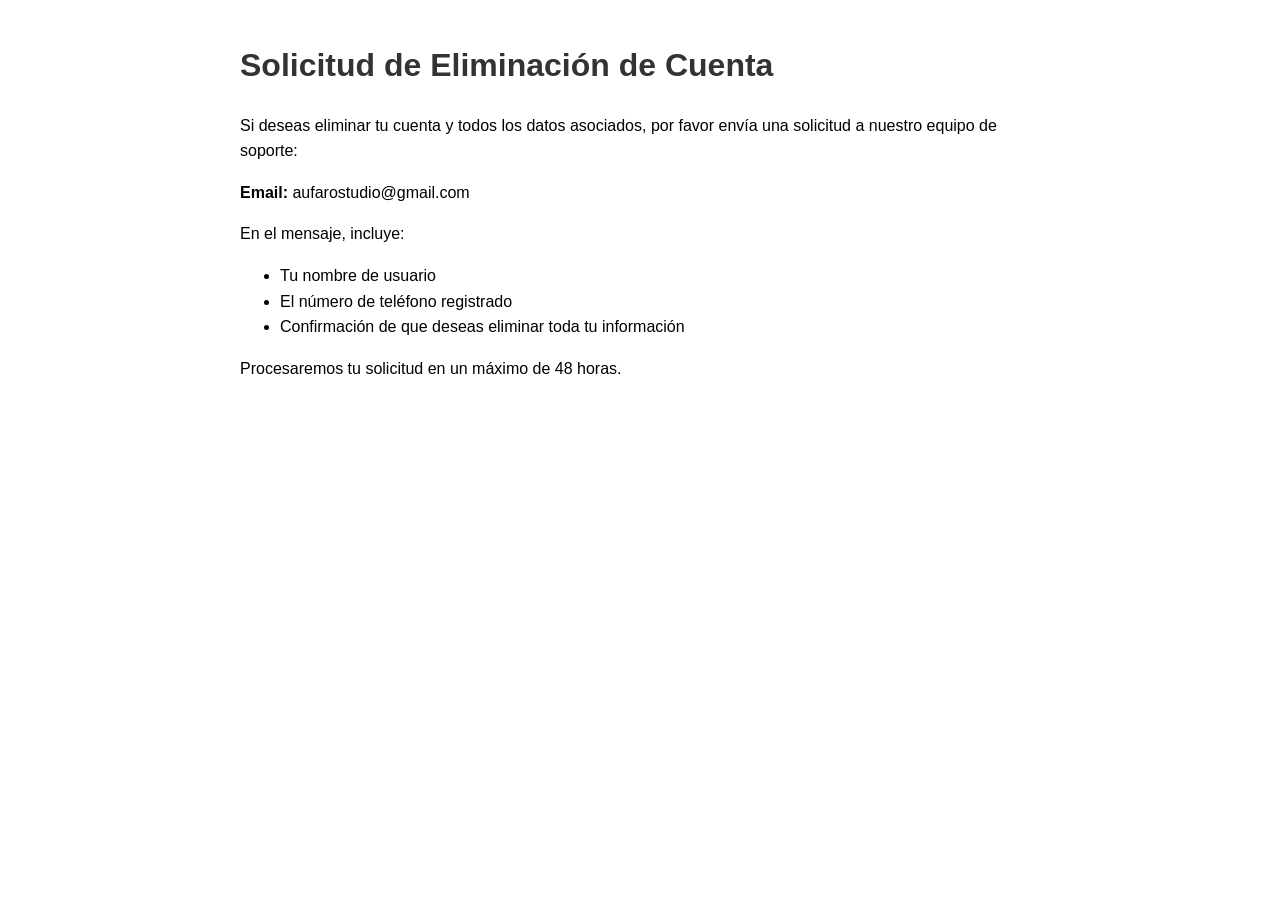
<file: seguridad/delete_account.html>
<!DOCTYPE html>
<html lang="es">
<head>
  <meta charset="UTF-8" />
  <meta name="viewport" content="width=device-width, initial-scale=1.0" />
  <title>Eliminar Cuenta</title>
  <style>
    body { font-family: Arial, sans-serif; max-width: 800px; margin: 40px auto; line-height: 1.6; }
    h1 { color: #333; }
    a { color: #007bff; }
  </style>
</head>
<body>
  <h1>Solicitud de Eliminación de Cuenta</h1>
  <p>
    Si deseas eliminar tu cuenta y todos los datos asociados, por favor envía una solicitud a nuestro equipo de soporte:
  </p>

  <p><strong>Email:</strong> aufarostudio@gmail.com</p>

  <p>
    En el mensaje, incluye:
    <ul>
      <li>Tu nombre de usuario</li>
      <li>El número de teléfono registrado</li>
      <li>Confirmación de que deseas eliminar toda tu información</li>
    </ul>
  </p>

  <p>Procesaremos tu solicitud en un máximo de 48 horas.</p>
</body>
</html>
</file>
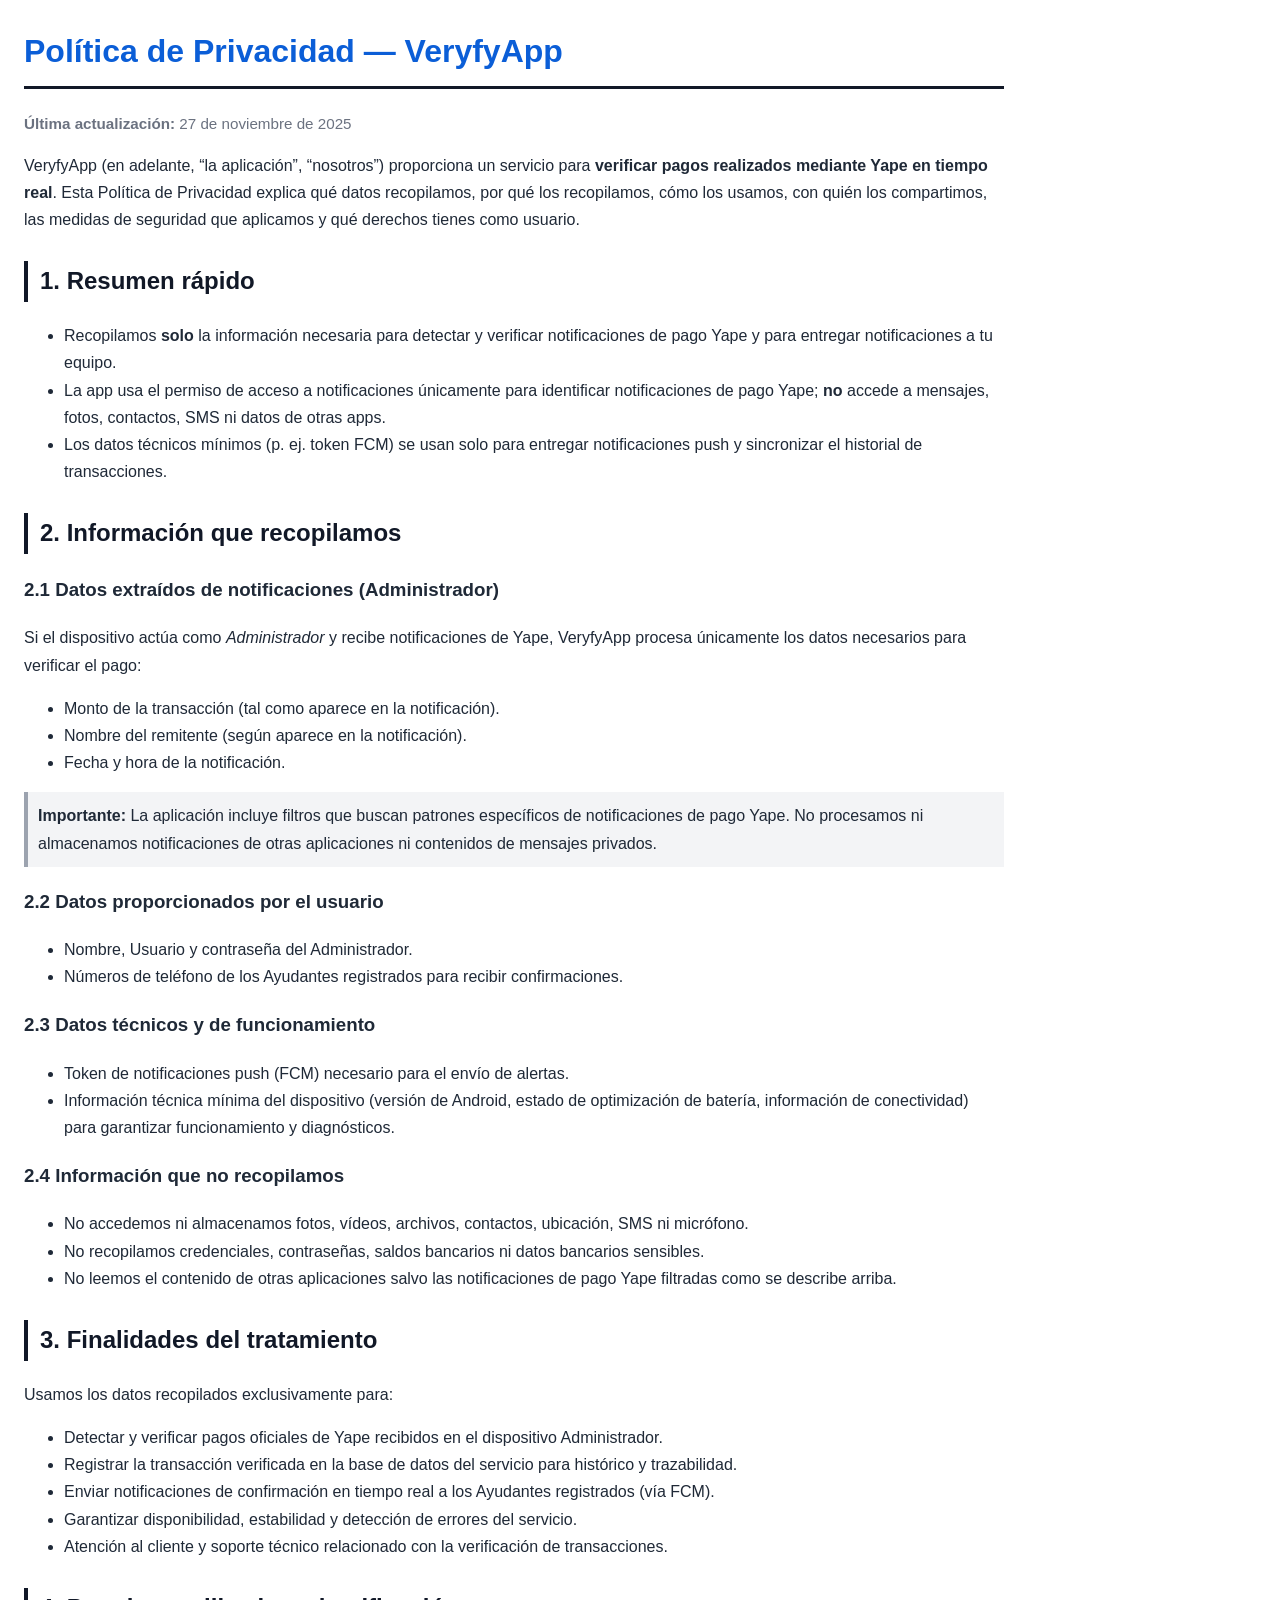
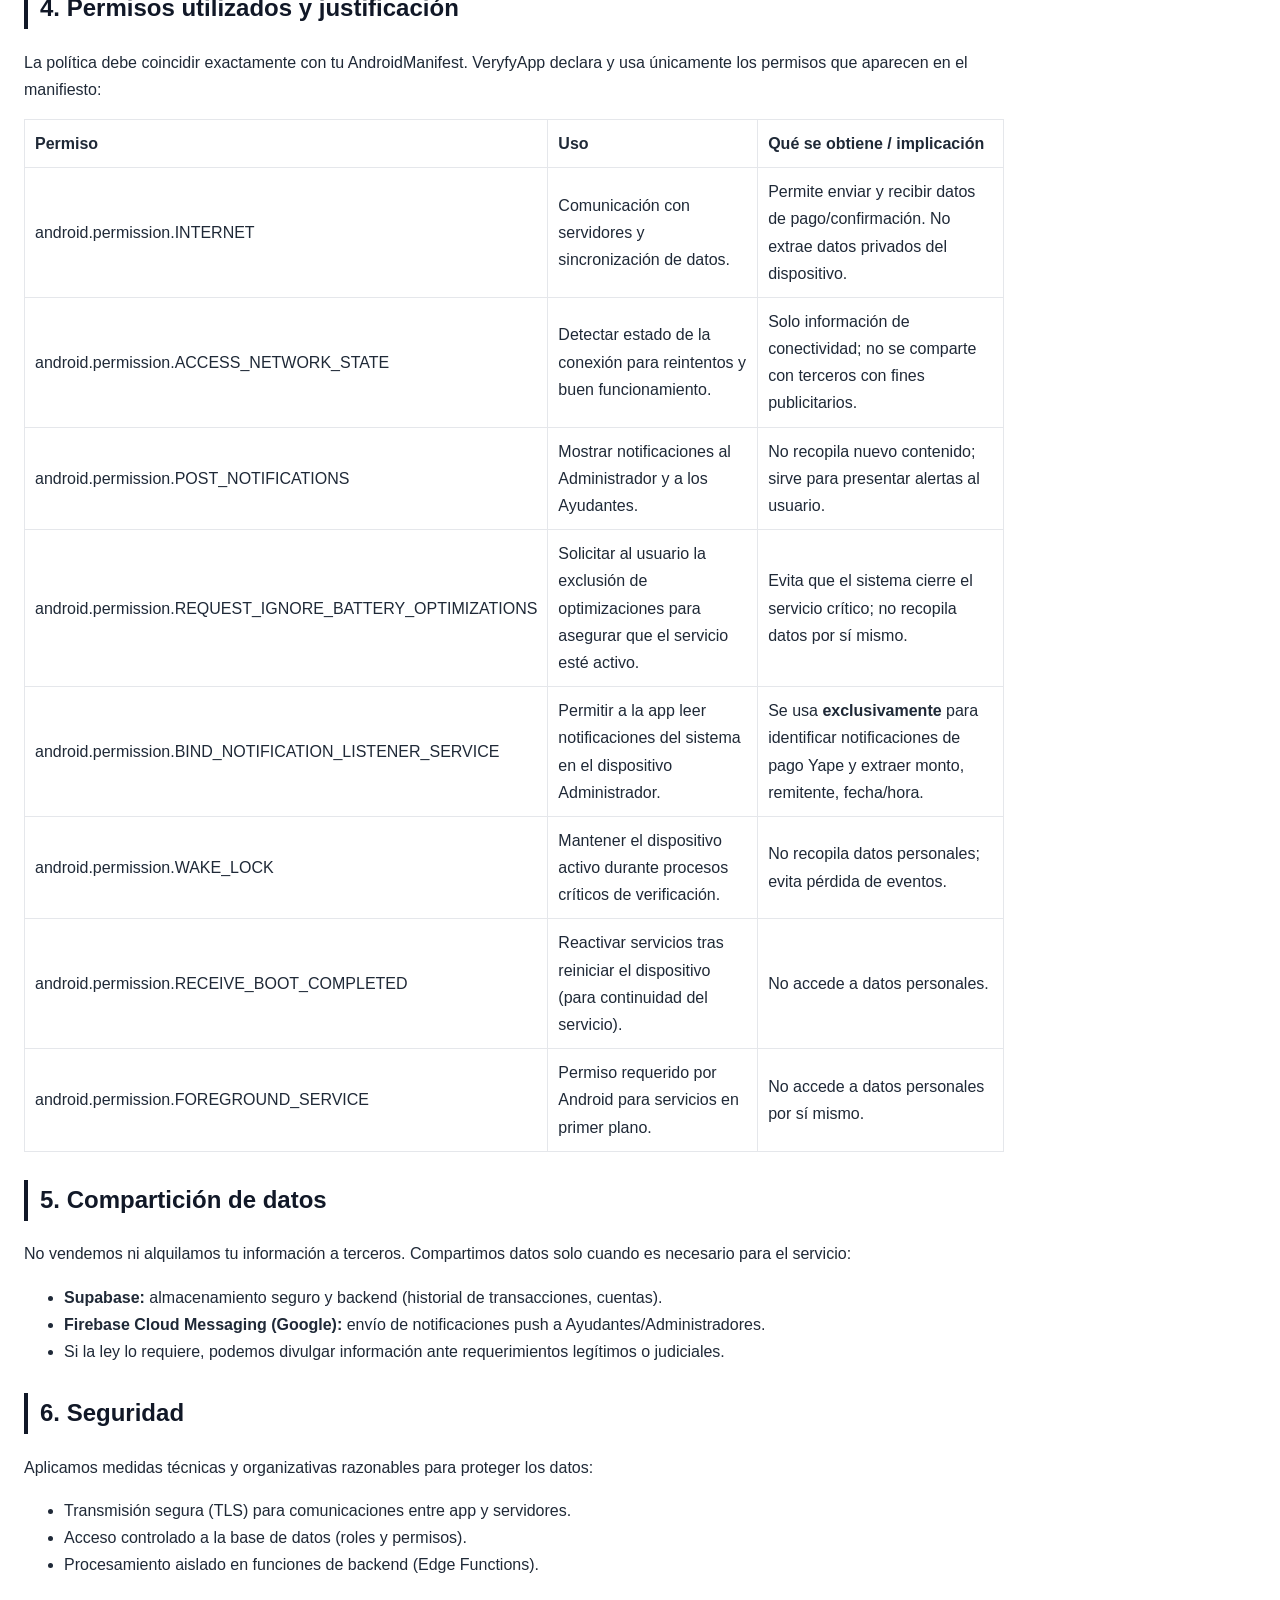
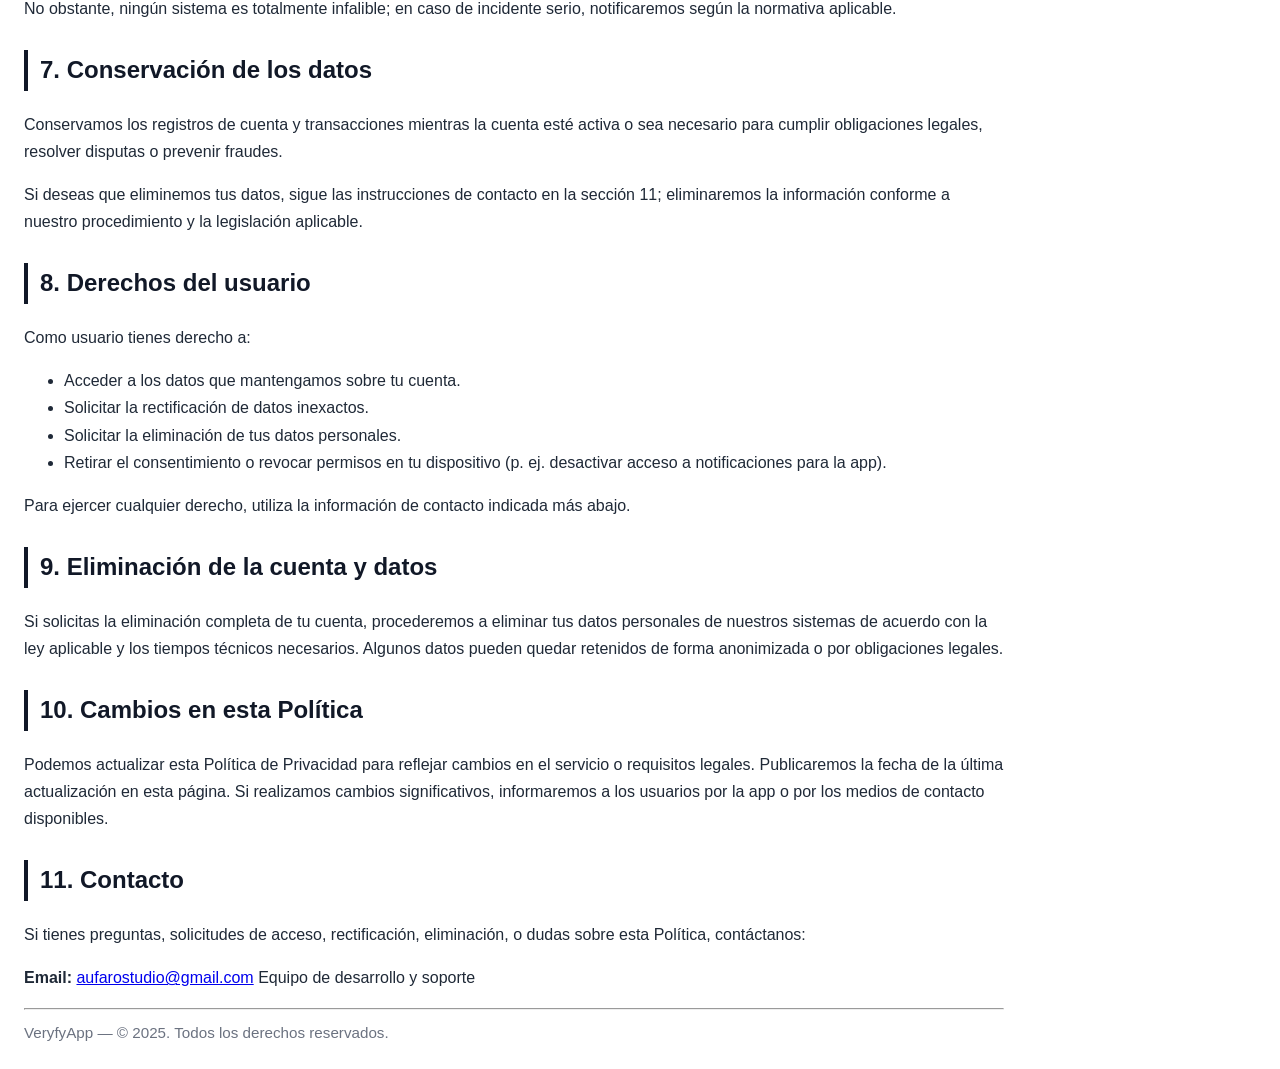
<file: seguridad/politica_de_privacidad.html>
<!DOCTYPE html>
<html lang="es">
<head>
  <meta charset="utf-8" />
  <meta name="viewport" content="width=device-width,initial-scale=1" />
  <title>Política de Privacidad — VeryfyApp</title>
  <style>
    body { font-family: Inter, Arial, sans-serif; color: #1f2937; line-height: 1.7; margin: 24px; max-width: 980px; }
    h1 { color: #0b5ed7; border-bottom: 3px solid #111827; padding-bottom: 8px; }
    h2 { color: #111827; border-left: 4px solid #111827; padding-left: 12px; margin-top: 28px; }
    p, ul, ol { margin-top: 10px; }
    table { width: 100%; border-collapse: collapse; margin-top: 12px; }
    th, td { text-align: left; padding: 10px; border: 1px solid #e5e7eb; }
    .muted { color: #6b7280; font-size: 0.95rem; }
    .note { background:#f3f4f6;padding:10px;border-left:4px solid #9ca3af;margin-top:10px; }
  </style>
</head>
<body>

  <h1>Política de Privacidad — VeryfyApp</h1>
  <p class="muted"><strong>Última actualización:</strong> 27 de noviembre de 2025</p>

  <p>
    VeryfyApp (en adelante, “la aplicación”, “nosotros”) proporciona un servicio para <strong>verificar pagos realizados mediante Yape en tiempo real</strong>. 
    Esta Política de Privacidad explica qué datos recopilamos, por qué los recopilamos, cómo los usamos, con quién los compartimos, las medidas de seguridad que aplicamos
    y qué derechos tienes como usuario.
  </p>

  <h2>1. Resumen rápido</h2>
  <ul>
    <li>Recopilamos <strong>solo</strong> la información necesaria para detectar y verificar notificaciones de pago Yape y para entregar notificaciones a tu equipo.</li>
    <li>La app usa el permiso de acceso a notificaciones únicamente para identificar notificaciones de pago Yape; <strong>no</strong> accede a mensajes, fotos, contactos, SMS ni datos de otras apps.</li>
    <li>Los datos técnicos mínimos (p. ej. token FCM) se usan solo para entregar notificaciones push y sincronizar el historial de transacciones.</li>
  </ul>

  <h2>2. Información que recopilamos</h2>

  <h3>2.1 Datos extraídos de notificaciones (Administrador)</h3>
  <p>
    Si el dispositivo actúa como <em>Administrador</em> y recibe notificaciones de Yape, VeryfyApp procesa únicamente los datos necesarios para verificar el pago:
  </p>
  <ul>
    <li>Monto de la transacción (tal como aparece en la notificación).</li>
    <li>Nombre del remitente (según aparece en la notificación).</li>
    <li>Fecha y hora de la notificación.</li>
  </ul>
  <p class="note"><strong>Importante:</strong> La aplicación incluye filtros que buscan patrones específicos de notificaciones de pago Yape. No procesamos ni almacenamos notificaciones de otras aplicaciones ni contenidos de mensajes privados.</p>

  <h3>2.2 Datos proporcionados por el usuario</h3>
  <ul>
    <li>Nombre, Usuario y contraseña del Administrador.</li>
    <li>Números de teléfono de los Ayudantes registrados para recibir confirmaciones.</li>
  </ul>

  <h3>2.3 Datos técnicos y de funcionamiento</h3>
  <ul>
    <li>Token de notificaciones push (FCM) necesario para el envío de alertas.</li>
    <li>Información técnica mínima del dispositivo (versión de Android, estado de optimización de batería, información de conectividad) para garantizar funcionamiento y diagnósticos.</li>
  </ul>

  <h3>2.4 Información que <strong>no</strong> recopilamos</h3>
  <ul>
    <li>No accedemos ni almacenamos fotos, vídeos, archivos, contactos, ubicación, SMS ni micrófono.</li>
    <li>No recopilamos credenciales, contraseñas, saldos bancarios ni datos bancarios sensibles.</li>
    <li>No leemos el contenido de otras aplicaciones salvo las notificaciones de pago Yape filtradas como se describe arriba.</li>
  </ul>

  <h2>3. Finalidades del tratamiento</h2>
  <p>Usamos los datos recopilados exclusivamente para:</p>
  <ul>
    <li>Detectar y verificar pagos oficiales de Yape recibidos en el dispositivo Administrador.</li>
    <li>Registrar la transacción verificada en la base de datos del servicio para histórico y trazabilidad.</li>
    <li>Enviar notificaciones de confirmación en tiempo real a los Ayudantes registrados (vía FCM).</li>
    <li>Garantizar disponibilidad, estabilidad y detección de errores del servicio.</li>
    <li>Atención al cliente y soporte técnico relacionado con la verificación de transacciones.</li>
  </ul>

  <h2>4. Permisos utilizados y justificación</h2>
  <p>La política debe coincidir exactamente con tu AndroidManifest. VeryfyApp declara y usa únicamente los permisos que aparecen en el manifiesto:</p>

  <table>
    <thead>
      <tr><th>Permiso</th><th>Uso</th><th>Qué se obtiene / implicación</th></tr>
    </thead>
    <tbody>
      <tr>
        <td>android.permission.INTERNET</td>
        <td>Comunicación con servidores y sincronización de datos.</td>
        <td>Permite enviar y recibir datos de pago/confirmación. No extrae datos privados del dispositivo.</td>
      </tr>
      <tr>
        <td>android.permission.ACCESS_NETWORK_STATE</td>
        <td>Detectar estado de la conexión para reintentos y buen funcionamiento.</td>
        <td>Solo información de conectividad; no se comparte con terceros con fines publicitarios.</td>
      </tr>
      <tr>
        <td>android.permission.POST_NOTIFICATIONS</td>
        <td>Mostrar notificaciones al Administrador y a los Ayudantes.</td>
        <td>No recopila nuevo contenido; sirve para presentar alertas al usuario.</td>
      </tr>
      <tr>
        <td>android.permission.REQUEST_IGNORE_BATTERY_OPTIMIZATIONS</td>
        <td>Solicitar al usuario la exclusión de optimizaciones para asegurar que el servicio esté activo.</td>
        <td>Evita que el sistema cierre el servicio crítico; no recopila datos por sí mismo.</td>
      </tr>
      <tr>
        <td>android.permission.BIND_NOTIFICATION_LISTENER_SERVICE</td>
        <td>Permitir a la app leer notificaciones del sistema en el dispositivo Administrador.</td>
        <td>Se usa <strong>exclusivamente</strong> para identificar notificaciones de pago Yape y extraer monto, remitente, fecha/hora.</td>
      </tr>
      <tr>
        <td>android.permission.WAKE_LOCK</td>
        <td>Mantener el dispositivo activo durante procesos críticos de verificación.</td>
        <td>No recopila datos personales; evita pérdida de eventos.</td>
      </tr>
      <tr>
        <td>android.permission.RECEIVE_BOOT_COMPLETED</td>
        <td>Reactivar servicios tras reiniciar el dispositivo (para continuidad del servicio).</td>
        <td>No accede a datos personales.</td>
      </tr>
      <tr>
        <td>android.permission.FOREGROUND_SERVICE</td>
        <td>Permiso requerido por Android para servicios en primer plano.</td>
        <td>No accede a datos personales por sí mismo.</td>
      </tr>
    </tbody>
  </table>

  <h2>5. Compartición de datos</h2>
  <p>No vendemos ni alquilamos tu información a terceros. Compartimos datos solo cuando es necesario para el servicio:</p>
  <ul>
    <li><strong>Supabase:</strong> almacenamiento seguro y backend (historial de transacciones, cuentas).</li>
    <li><strong>Firebase Cloud Messaging (Google):</strong> envío de notificaciones push a Ayudantes/Administradores.</li>
    <li>Si la ley lo requiere, podemos divulgar información ante requerimientos legítimos o judiciales.</li>
  </ul>

  <h2>6. Seguridad</h2>
  <p>Aplicamos medidas técnicas y organizativas razonables para proteger los datos:</p>
  <ul>
    <li>Transmisión segura (TLS) para comunicaciones entre app y servidores.</li>
    <li>Acceso controlado a la base de datos (roles y permisos).</li>
    <li>Procesamiento aislado en funciones de backend (Edge Functions).</li>
  </ul>
  <p>No obstante, ningún sistema es totalmente infalible; en caso de incidente serio, notificaremos según la normativa aplicable.</p>

  <h2>7. Conservación de los datos</h2>
  <p>Conservamos los registros de cuenta y transacciones mientras la cuenta esté activa o sea necesario para cumplir obligaciones legales, resolver disputas o prevenir fraudes.</p>
  <p>Si deseas que eliminemos tus datos, sigue las instrucciones de contacto en la sección 11; eliminaremos la información conforme a nuestro procedimiento y la legislación aplicable.</p>

  <h2>8. Derechos del usuario</h2>
  <p>Como usuario tienes derecho a:</p>
  <ul>
    <li>Acceder a los datos que mantengamos sobre tu cuenta.</li>
    <li>Solicitar la rectificación de datos inexactos.</li>
    <li>Solicitar la eliminación de tus datos personales.</li>
    <li>Retirar el consentimiento o revocar permisos en tu dispositivo (p. ej. desactivar acceso a notificaciones para la app).</li>
  </ul>
  <p>Para ejercer cualquier derecho, utiliza la información de contacto indicada más abajo.</p>

  <h2>9. Eliminación de la cuenta y datos</h2>
  <p>Si solicitas la eliminación completa de tu cuenta, procederemos a eliminar tus datos personales de nuestros sistemas de acuerdo con la ley aplicable y los tiempos técnicos necesarios. Algunos datos pueden quedar retenidos de forma anonimizada o por obligaciones legales.</p>

  <h2>10. Cambios en esta Política</h2>
  <p>Podemos actualizar esta Política de Privacidad para reflejar cambios en el servicio o requisitos legales. Publicaremos la fecha de la última actualización en esta página. Si realizamos cambios significativos, informaremos a los usuarios por la app o por los medios de contacto disponibles.</p>

  <h2>11. Contacto</h2>
  <p>Si tienes preguntas, solicitudes de acceso, rectificación, eliminación, o dudas sobre esta Política, contáctanos:</p>
  <p><strong>Email:</strong> <a href="mailto:aufarostudio@gmail.com">aufarostudio@gmail.com</a> Equipo de desarrollo y soporte</p>

  <hr />
  <p class="muted">VeryfyApp — © 2025. Todos los derechos reservados.</p>

</body>
</html>
</file>
